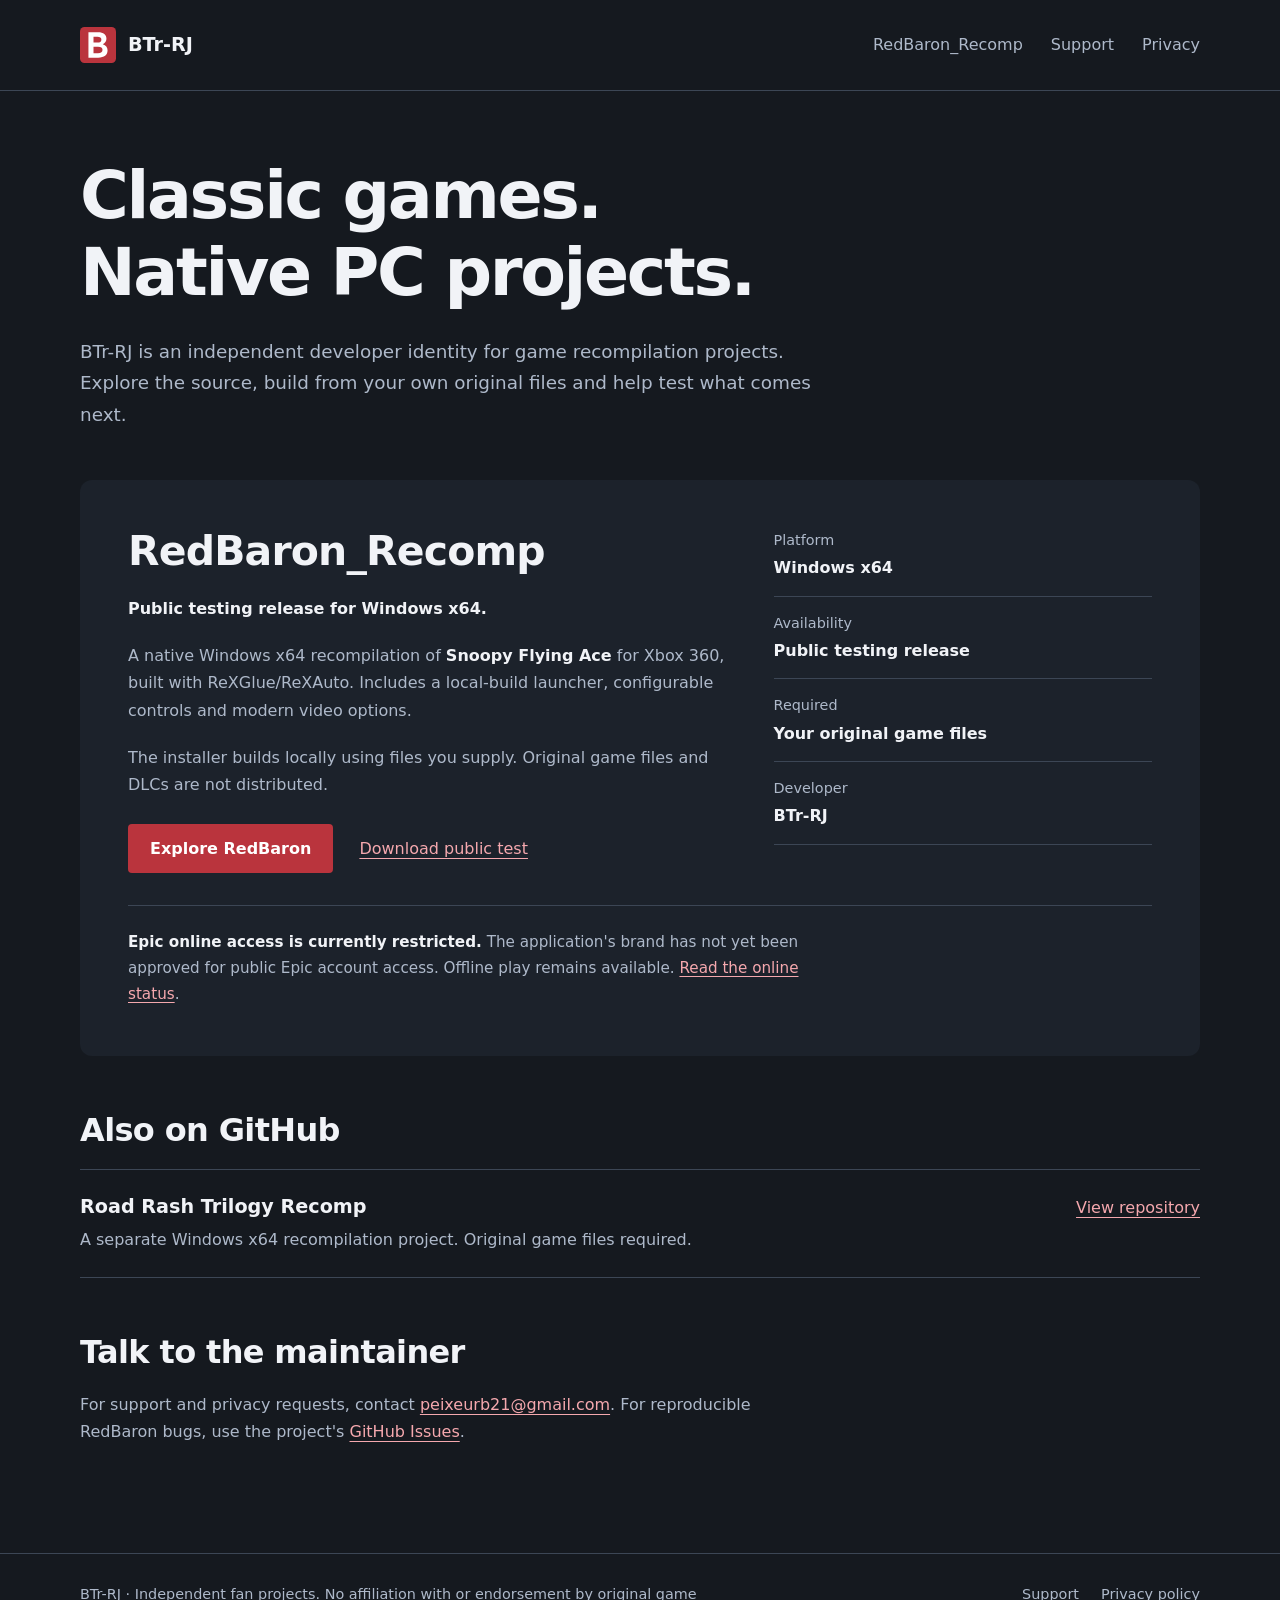
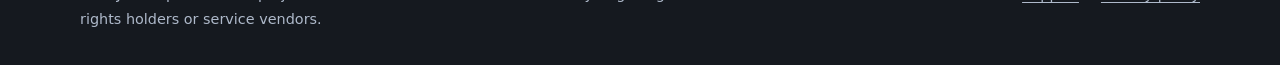
<file: docs/index.html>
<!doctype html>
<html lang="en">
<head>
  <meta charset="utf-8">
  <meta name="viewport" content="width=device-width, initial-scale=1">
  <meta name="description" content="Independent game recompilation projects by BTr-RJ. Find RedBaron_Recomp downloads, installation guidance, support and privacy information.">
  <meta name="theme-color" content="#15191f">
  <title>BTr-RJ — Independent game recompilation projects</title>
  <link rel="canonical" href="https://btr-recomps.com.br/">
  <link rel="icon" type="image/svg+xml" href="assets/mark.svg">
  <link rel="stylesheet" href="site.css">
  <meta property="og:title" content="BTr-RJ — Independent game recompilation projects">
  <meta property="og:description" content="RedBaron_Recomp: a native Windows x64 fan project. Original game files required. Downloads, support and privacy information.">
  <meta property="og:type" content="website">
  <meta property="og:url" content="https://btr-recomps.com.br/">
</head>
<body>
  <a class="skip" href="#main">Skip to content</a>
  <header class="masthead"><div class="shell">
    <a class="brand" href="./" aria-label="BTr-RJ home"><img src="assets/mark.svg" width="36" height="36" alt="">BTr-RJ</a>
    <nav aria-label="Main navigation"><a href="redbaron/">RedBaron_Recomp</a><a href="support/">Support</a><a href="privacy/">Privacy</a></nav>
  </div></header>
  <main class="shell" id="main">
    <div class="intro">
      <h1>Classic games.<br>Native PC projects.</h1>
      <p>BTr-RJ is an independent developer identity for game recompilation projects. Explore the source, build from your own original files and help test what comes next.</p>
    </div>
    <section class="project" aria-labelledby="redbaron-title">
      <div class="project-grid">
        <div><h2 id="redbaron-title">RedBaron_Recomp</h2>
          <p><strong>Public testing release for Windows x64.</strong></p>
          <p>A native Windows x64 recompilation of <strong>Snoopy Flying Ace</strong> for Xbox 360, built with ReXGlue/ReXAuto. Includes a local-build launcher, configurable controls and modern video options.</p>
          <p>The installer builds locally using files you supply. Original game files and DLCs are not distributed.</p>
          <div class="actions"><a class="button" href="redbaron/">Explore RedBaron</a><a href="https://github.com/BTr-RJ/RedBaron_Recomp/releases">Download public test</a></div>
        </div>
        <dl class="facts"><div><dt>Platform</dt><dd>Windows x64</dd></div><div><dt>Availability</dt><dd>Public testing release</dd></div><div><dt>Required</dt><dd>Your original game files</dd></div><div><dt>Developer</dt><dd>BTr-RJ</dd></div></dl>
      </div>
      <div class="notice"><p><strong>Epic online access is currently restricted.</strong> The application's brand has not yet been approved for public Epic account access. Offline play remains available. <a href="redbaron/#online">Read the online status</a>.</p></div>
    </section>
    <section class="section" aria-labelledby="other-projects"><h2 id="other-projects">Also on GitHub</h2>
      <div class="project-row"><div><h3>Road Rash Trilogy Recomp</h3><p>A separate Windows x64 recompilation project. Original game files required.</p></div><a href="https://github.com/BTr-RJ/RoadRashTrilogy_Recomp">View repository</a></div>
    </section>
    <section class="section" aria-labelledby="get-in-touch"><h2 id="get-in-touch">Talk to the maintainer</h2><p>For support and privacy requests, contact <a href="mailto:peixeurb21@gmail.com">peixeurb21@gmail.com</a>. For reproducible RedBaron bugs, use the project's <a href="https://github.com/BTr-RJ/RedBaron_Recomp/issues">GitHub Issues</a>.</p></section>
  </main>
  <footer class="foot"><div class="shell"><p>BTr-RJ · Independent fan projects. No affiliation with or endorsement by original game rights holders or service vendors.</p><div class="foot-links"><a href="support/">Support</a><a href="privacy/">Privacy policy</a></div></div></footer>
</body></html>
</file>
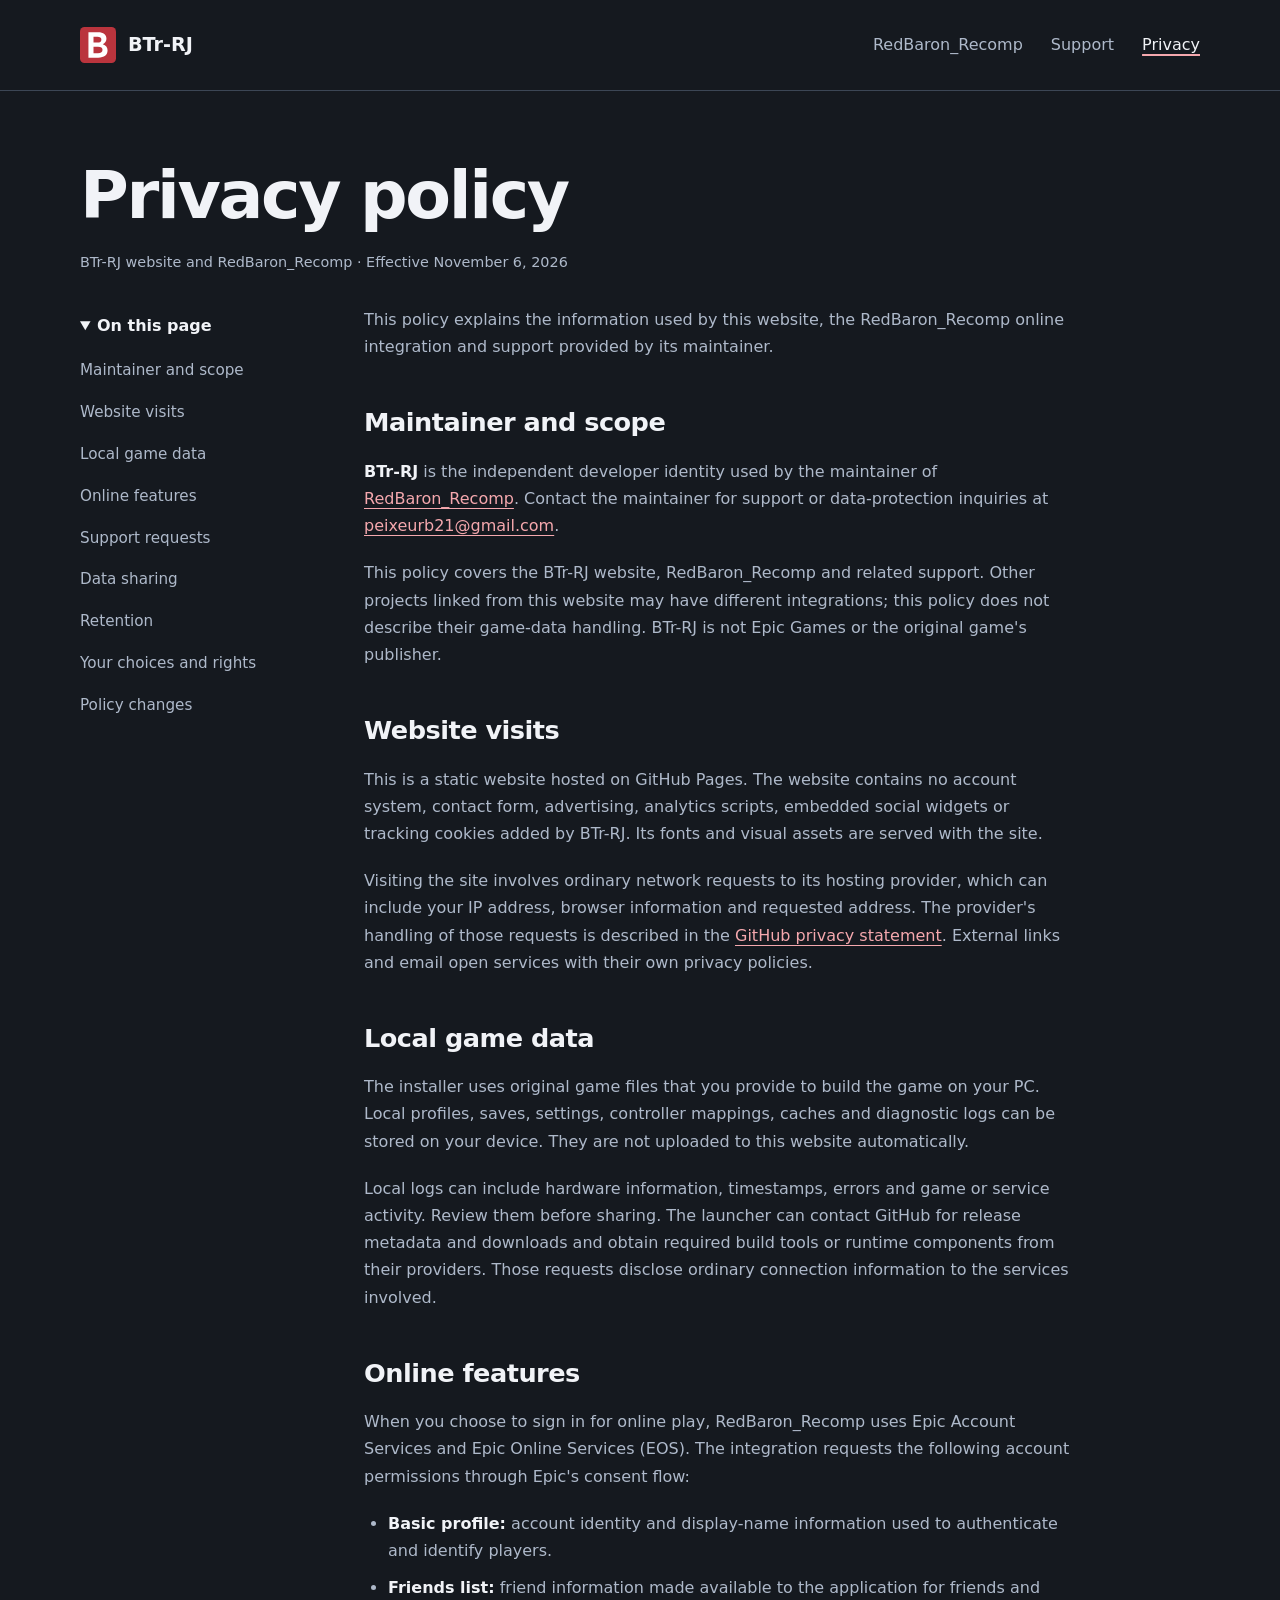
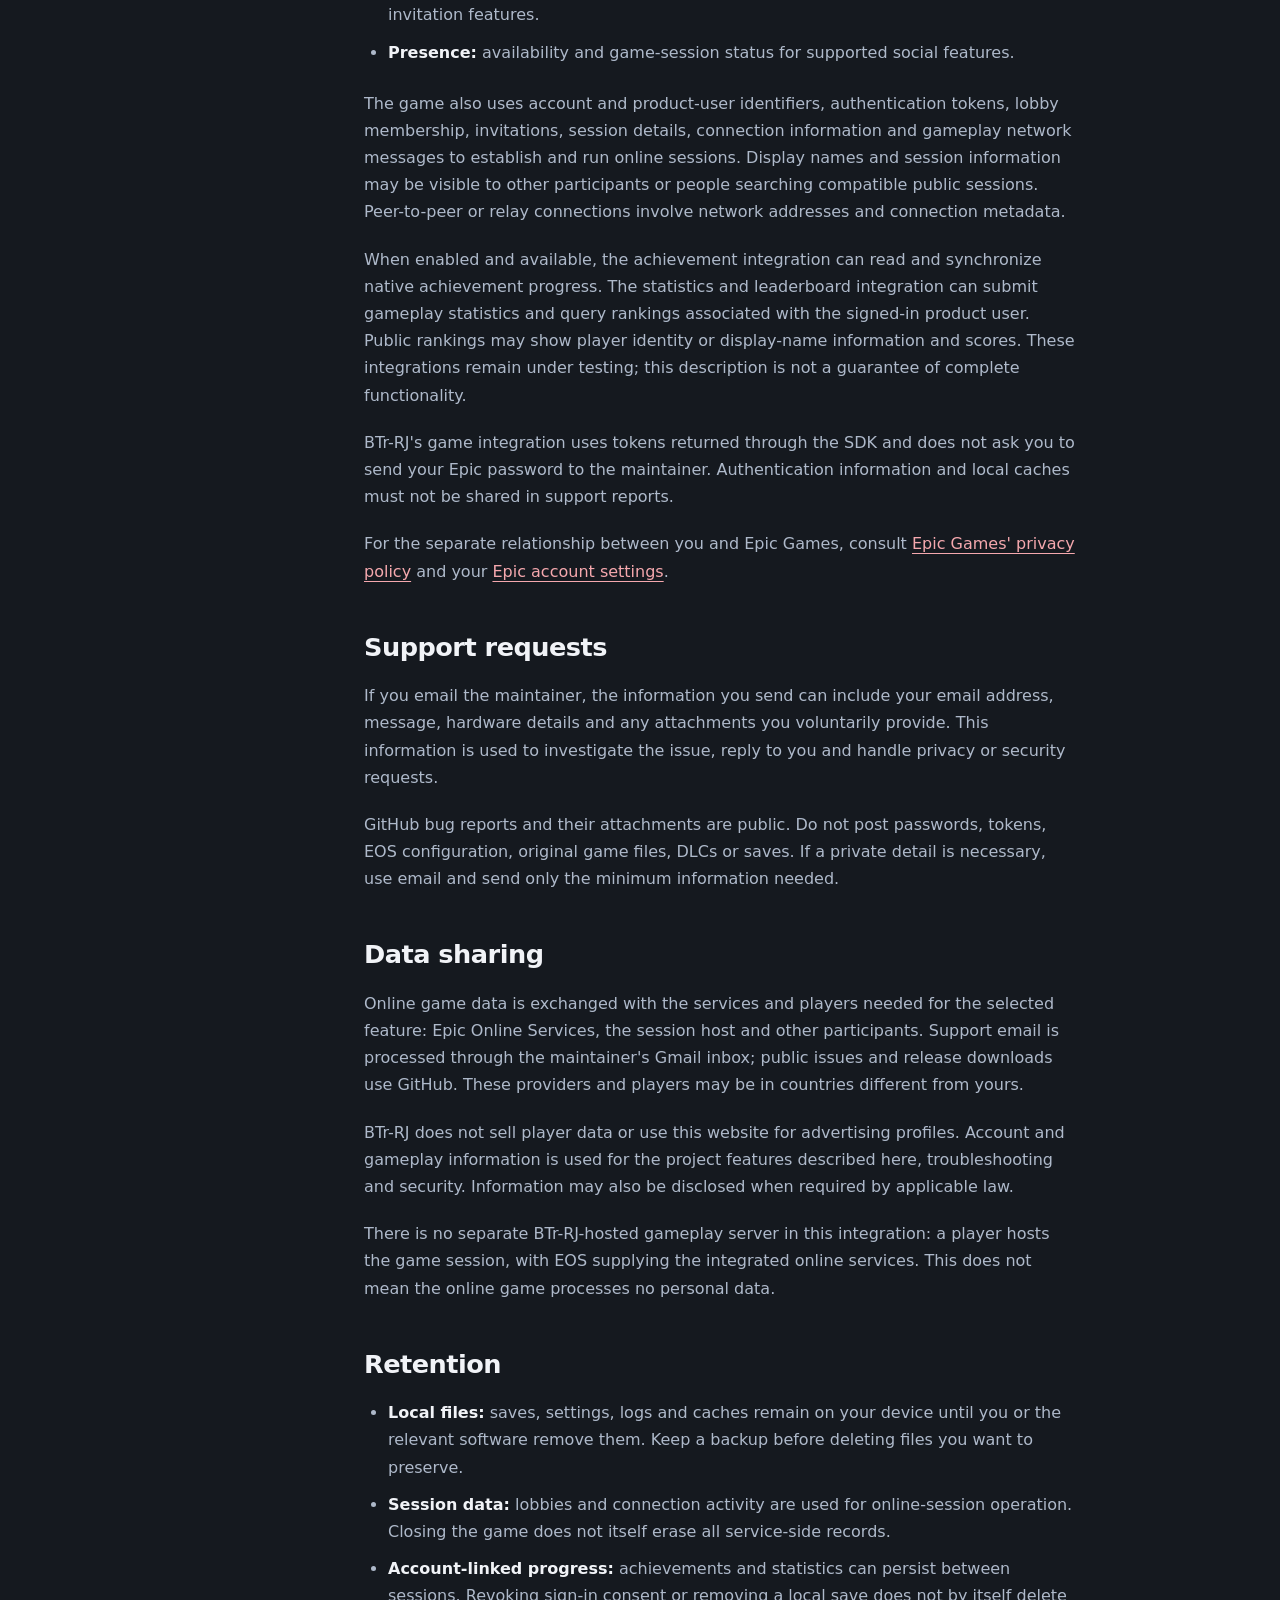
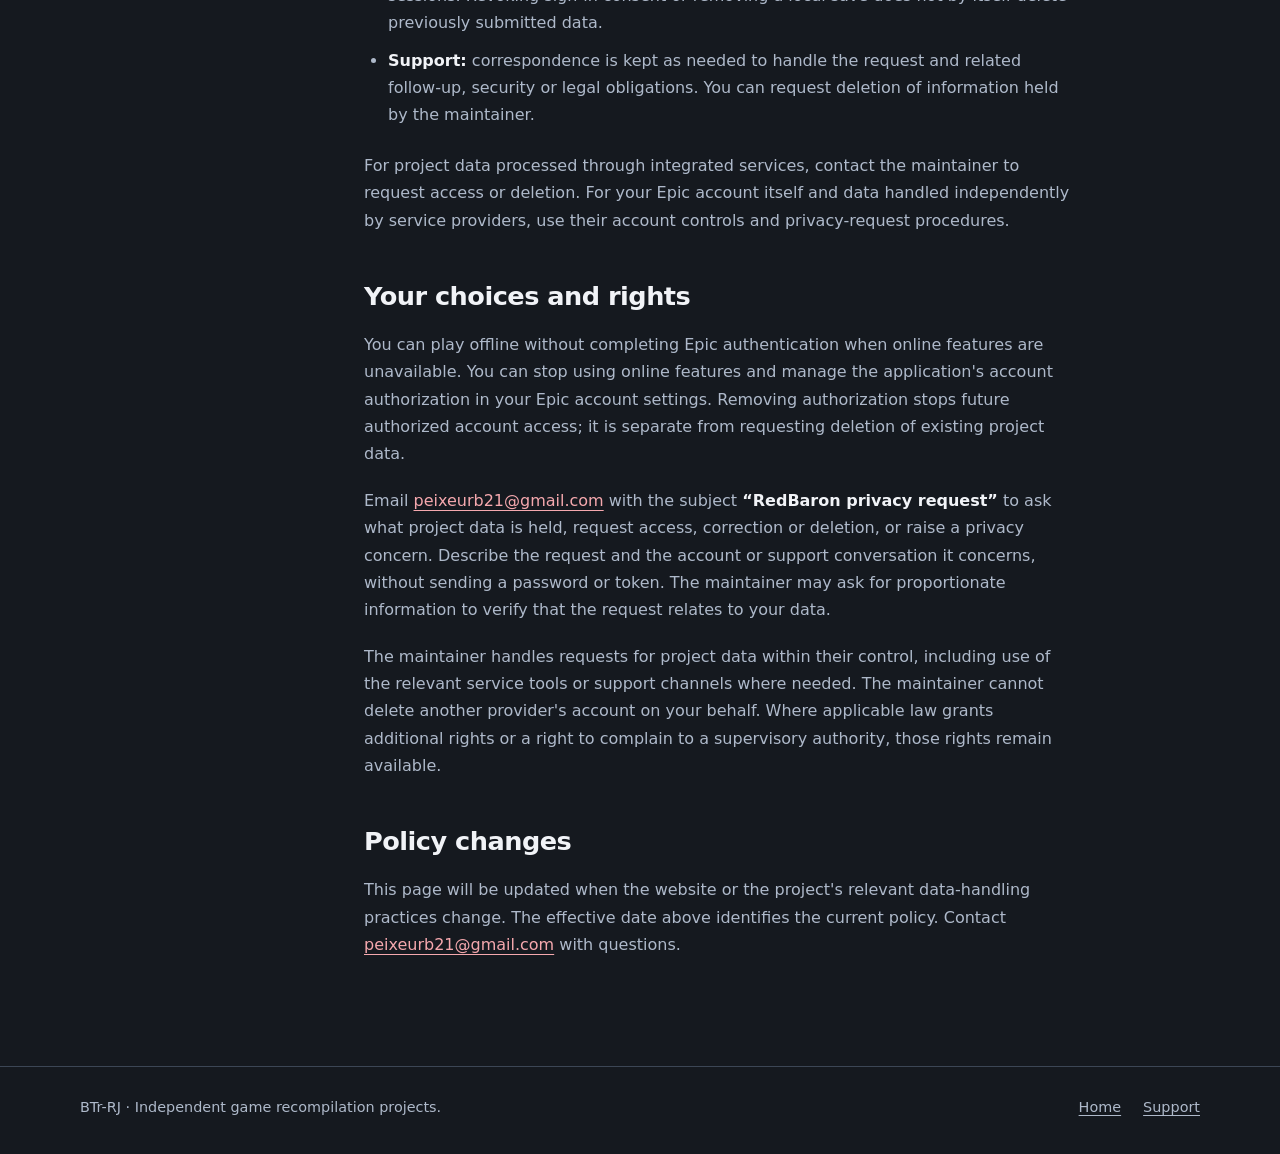
<file: docs/privacy/index.html>
<!doctype html>
<html lang="en">
<head><meta charset="utf-8"><meta name="viewport" content="width=device-width, initial-scale=1"><meta name="description" content="How BTr-RJ handles website, RedBaron_Recomp online and support data, including retention, sharing, consent and deletion requests."><meta name="theme-color" content="#15191f"><title>Privacy policy — BTr-RJ and RedBaron_Recomp</title><link rel="canonical" href="https://btr-recomps.com.br/privacy/"><link rel="icon" type="image/svg+xml" href="../assets/mark.svg"><link rel="stylesheet" href="../site.css"></head>
<body><a class="skip" href="#main">Skip to content</a><header class="masthead"><div class="shell"><a class="brand" href="../" aria-label="BTr-RJ home"><img src="../assets/mark.svg" width="36" height="36" alt="">BTr-RJ</a><nav aria-label="Main navigation"><a href="../redbaron/">RedBaron_Recomp</a><a href="../support/">Support</a><a href="./" aria-current="page">Privacy</a></nav></div></header>
<main class="shell" id="main"><h1>Privacy policy</h1><p class="updated">BTr-RJ website and RedBaron_Recomp · Effective November 6, 2026</p>
<div class="policy-layout"><details class="contents" open><summary>On this page</summary><ul><li><a href="#maintainer">Maintainer and scope</a></li><li><a href="#website">Website visits</a></li><li><a href="#local">Local game data</a></li><li><a href="#online">Online features</a></li><li><a href="#support">Support requests</a></li><li><a href="#sharing">Data sharing</a></li><li><a href="#retention">Retention</a></li><li><a href="#rights">Your choices and rights</a></li><li><a href="#changes">Policy changes</a></li></ul></details>
<article class="reading"><p>This policy explains the information used by this website, the RedBaron_Recomp online integration and support provided by its maintainer.</p>
<h2 id="maintainer">Maintainer and scope</h2><p><strong>BTr-RJ</strong> is the independent developer identity used by the maintainer of <a href="https://github.com/BTr-RJ/RedBaron_Recomp">RedBaron_Recomp</a>. Contact the maintainer for support or data-protection inquiries at <a href="mailto:peixeurb21@gmail.com">peixeurb21@gmail.com</a>.</p><p>This policy covers the BTr-RJ website, RedBaron_Recomp and related support. Other projects linked from this website may have different integrations; this policy does not describe their game-data handling. BTr-RJ is not Epic Games or the original game's publisher.</p>
<h2 id="website">Website visits</h2><p>This is a static website hosted on GitHub Pages. The website contains no account system, contact form, advertising, analytics scripts, embedded social widgets or tracking cookies added by BTr-RJ. Its fonts and visual assets are served with the site.</p><p>Visiting the site involves ordinary network requests to its hosting provider, which can include your IP address, browser information and requested address. The provider's handling of those requests is described in the <a href="https://docs.github.com/en/site-policy/privacy-policies/github-general-privacy-statement">GitHub privacy statement</a>. External links and email open services with their own privacy policies.</p>
<h2 id="local">Local game data</h2><p>The installer uses original game files that you provide to build the game on your PC. Local profiles, saves, settings, controller mappings, caches and diagnostic logs can be stored on your device. They are not uploaded to this website automatically.</p><p>Local logs can include hardware information, timestamps, errors and game or service activity. Review them before sharing. The launcher can contact GitHub for release metadata and downloads and obtain required build tools or runtime components from their providers. Those requests disclose ordinary connection information to the services involved.</p>
<h2 id="online">Online features</h2><p>When you choose to sign in for online play, RedBaron_Recomp uses Epic Account Services and Epic Online Services (EOS). The integration requests the following account permissions through Epic's consent flow:</p><ul><li><strong>Basic profile:</strong> account identity and display-name information used to authenticate and identify players.</li><li><strong>Friends list:</strong> friend information made available to the application for friends and invitation features.</li><li><strong>Presence:</strong> availability and game-session status for supported social features.</li></ul><p>The game also uses account and product-user identifiers, authentication tokens, lobby membership, invitations, session details, connection information and gameplay network messages to establish and run online sessions. Display names and session information may be visible to other participants or people searching compatible public sessions. Peer-to-peer or relay connections involve network addresses and connection metadata.</p><p>When enabled and available, the achievement integration can read and synchronize native achievement progress. The statistics and leaderboard integration can submit gameplay statistics and query rankings associated with the signed-in product user. Public rankings may show player identity or display-name information and scores. These integrations remain under testing; this description is not a guarantee of complete functionality.</p><p>BTr-RJ's game integration uses tokens returned through the SDK and does not ask you to send your Epic password to the maintainer. Authentication information and local caches must not be shared in support reports.</p><p>For the separate relationship between you and Epic Games, consult <a href="https://www.epicgames.com/privacypolicy">Epic Games' privacy policy</a> and your <a href="https://www.epicgames.com/account">Epic account settings</a>.</p>
<h2 id="support">Support requests</h2><p>If you email the maintainer, the information you send can include your email address, message, hardware details and any attachments you voluntarily provide. This information is used to investigate the issue, reply to you and handle privacy or security requests.</p><p>GitHub bug reports and their attachments are public. Do not post passwords, tokens, EOS configuration, original game files, DLCs or saves. If a private detail is necessary, use email and send only the minimum information needed.</p>
<h2 id="sharing">Data sharing</h2><p>Online game data is exchanged with the services and players needed for the selected feature: Epic Online Services, the session host and other participants. Support email is processed through the maintainer's Gmail inbox; public issues and release downloads use GitHub. These providers and players may be in countries different from yours.</p><p>BTr-RJ does not sell player data or use this website for advertising profiles. Account and gameplay information is used for the project features described here, troubleshooting and security. Information may also be disclosed when required by applicable law.</p><p>There is no separate BTr-RJ-hosted gameplay server in this integration: a player hosts the game session, with EOS supplying the integrated online services. This does not mean the online game processes no personal data.</p>
<h2 id="retention">Retention</h2><ul><li><strong>Local files:</strong> saves, settings, logs and caches remain on your device until you or the relevant software remove them. Keep a backup before deleting files you want to preserve.</li><li><strong>Session data:</strong> lobbies and connection activity are used for online-session operation. Closing the game does not itself erase all service-side records.</li><li><strong>Account-linked progress:</strong> achievements and statistics can persist between sessions. Revoking sign-in consent or removing a local save does not by itself delete previously submitted data.</li><li><strong>Support:</strong> correspondence is kept as needed to handle the request and related follow-up, security or legal obligations. You can request deletion of information held by the maintainer.</li></ul><p>For project data processed through integrated services, contact the maintainer to request access or deletion. For your Epic account itself and data handled independently by service providers, use their account controls and privacy-request procedures.</p>
<h2 id="rights">Your choices and rights</h2><p>You can play offline without completing Epic authentication when online features are unavailable. You can stop using online features and manage the application's account authorization in your Epic account settings. Removing authorization stops future authorized account access; it is separate from requesting deletion of existing project data.</p><p>Email <a href="mailto:peixeurb21@gmail.com?subject=RedBaron%20privacy%20request">peixeurb21@gmail.com</a> with the subject <strong>“RedBaron privacy request”</strong> to ask what project data is held, request access, correction or deletion, or raise a privacy concern. Describe the request and the account or support conversation it concerns, without sending a password or token. The maintainer may ask for proportionate information to verify that the request relates to your data.</p><p>The maintainer handles requests for project data within their control, including use of the relevant service tools or support channels where needed. The maintainer cannot delete another provider's account on your behalf. Where applicable law grants additional rights or a right to complain to a supervisory authority, those rights remain available.</p>
<h2 id="changes">Policy changes</h2><p>This page will be updated when the website or the project's relevant data-handling practices change. The effective date above identifies the current policy. Contact <a href="mailto:peixeurb21@gmail.com">peixeurb21@gmail.com</a> with questions.</p>
</article></div></main>
<footer class="foot"><div class="shell"><p>BTr-RJ · Independent game recompilation projects.</p><div class="foot-links"><a href="../">Home</a><a href="../support/">Support</a></div></div></footer></body></html>
</file>
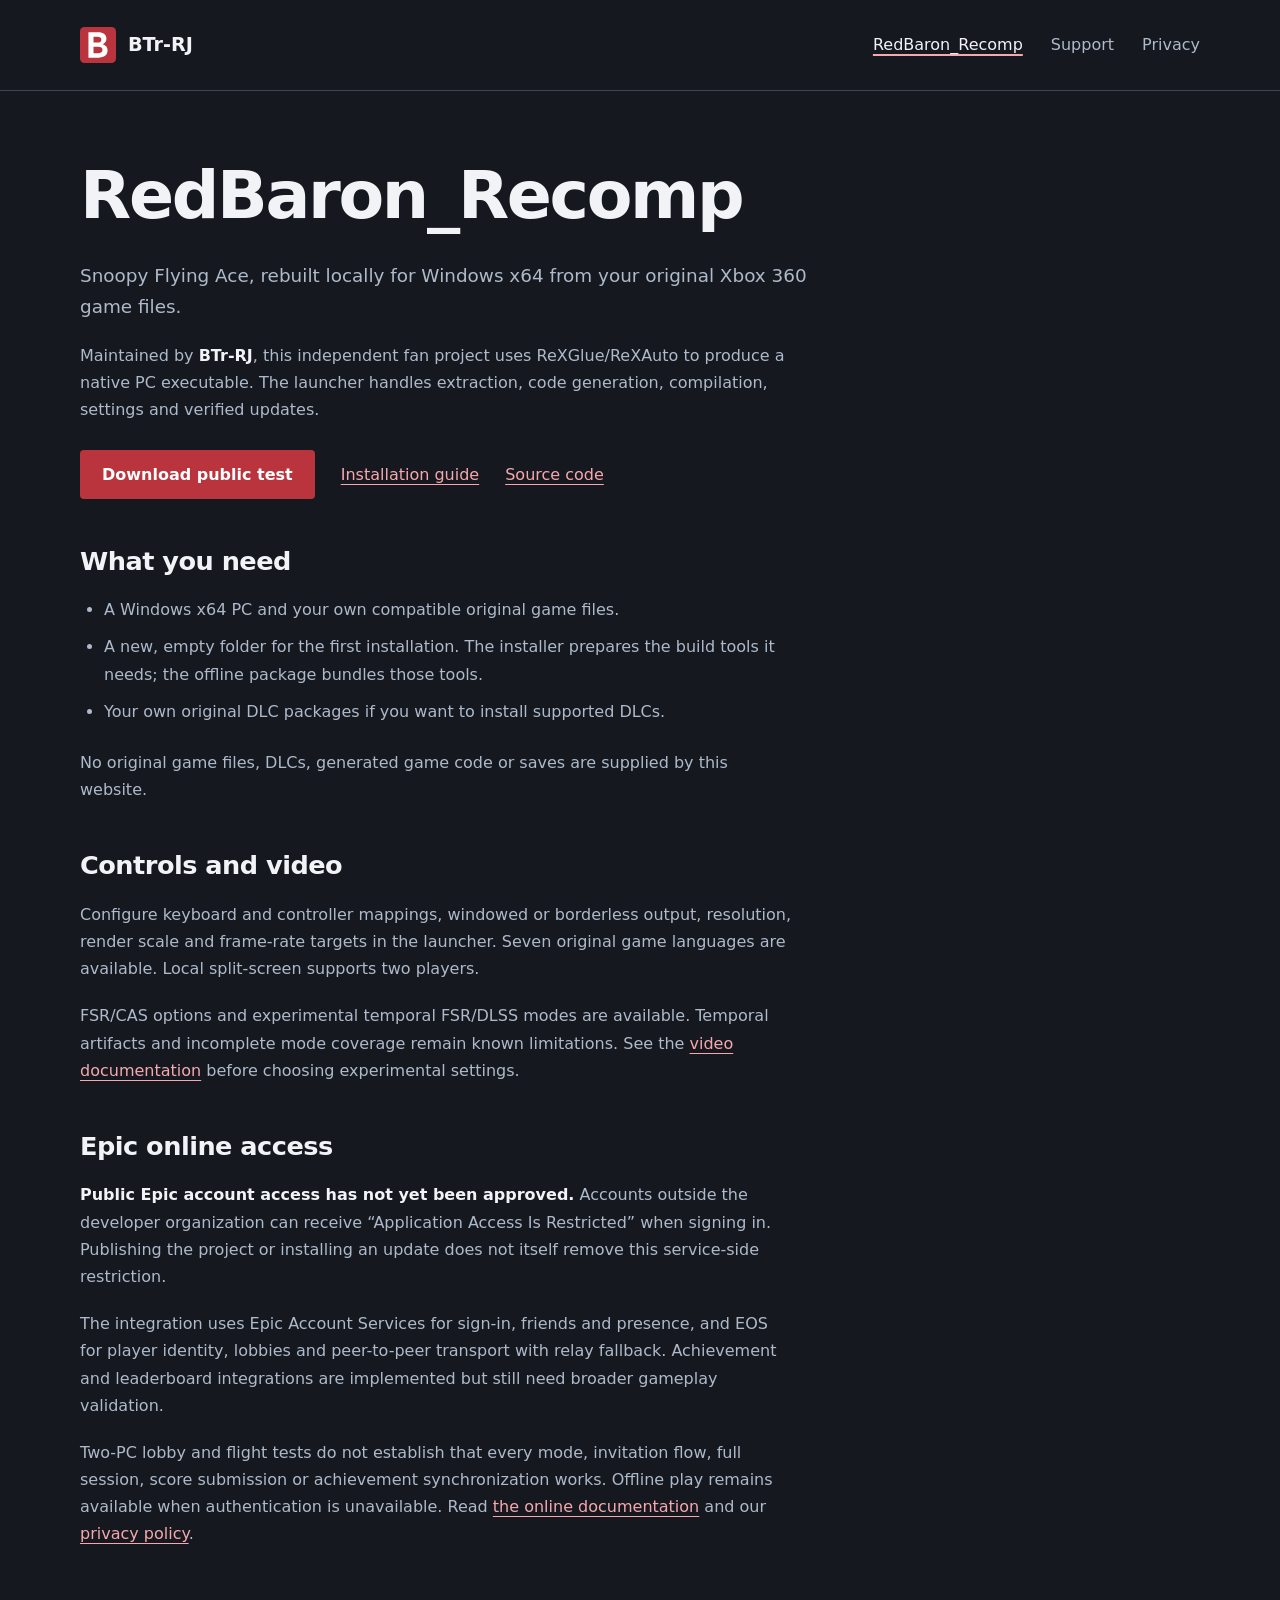
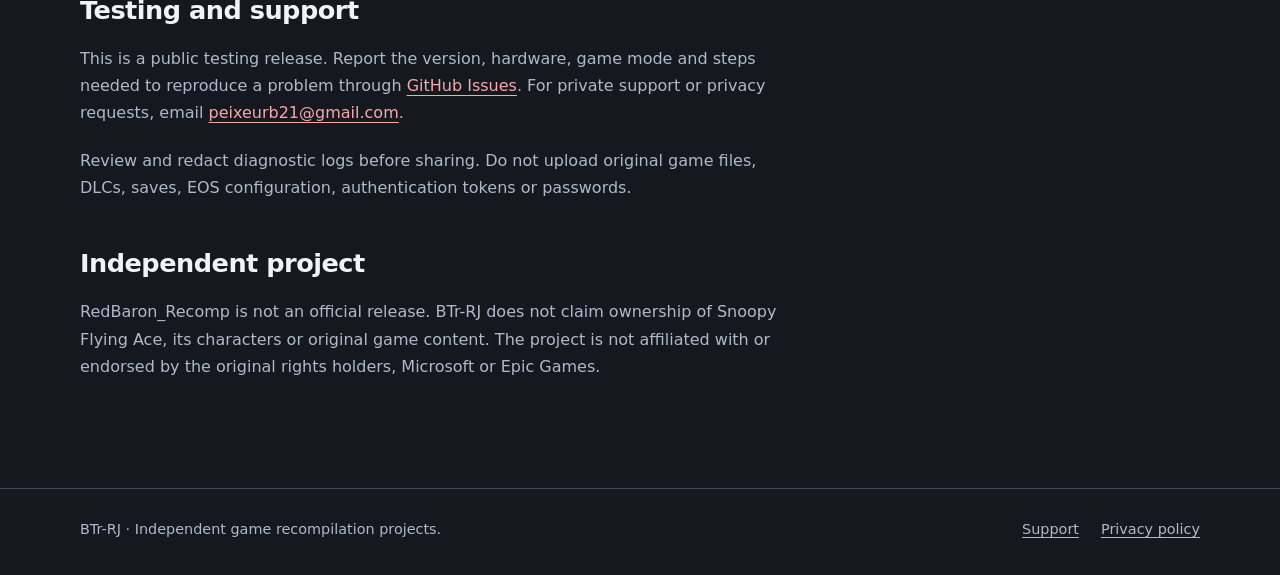
<file: docs/redbaron/index.html>
<!doctype html>
<html lang="en">
<head>
  <meta charset="utf-8"><meta name="viewport" content="width=device-width, initial-scale=1">
  <meta name="description" content="RedBaron_Recomp by BTr-RJ: a native Windows x64 recompilation of Snoopy Flying Ace. Downloads, requirements, online status and support.">
  <meta name="theme-color" content="#15191f"><title>RedBaron_Recomp — BTr-RJ</title>
  <link rel="canonical" href="https://btr-recomps.com.br/redbaron/"><link rel="icon" type="image/svg+xml" href="../assets/mark.svg"><link rel="stylesheet" href="../site.css">
  <meta property="og:title" content="RedBaron_Recomp — BTr-RJ"><meta property="og:description" content="Native Windows x64 fan recompilation of Snoopy Flying Ace. Public test; original game files required."><meta property="og:type" content="website"><meta property="og:url" content="https://btr-recomps.com.br/redbaron/">
</head>
<body>
  <a class="skip" href="#main">Skip to content</a>
  <header class="masthead"><div class="shell"><a class="brand" href="../" aria-label="BTr-RJ home"><img src="../assets/mark.svg" width="36" height="36" alt="">BTr-RJ</a><nav aria-label="Main navigation"><a href="./" aria-current="page">RedBaron_Recomp</a><a href="../support/">Support</a><a href="../privacy/">Privacy</a></nav></div></header>
  <main class="shell" id="main"><article class="reading">
    <h1>RedBaron_<wbr>Recomp</h1>
    <p class="lead">Snoopy Flying Ace, rebuilt locally for Windows x64 from your original Xbox 360 game files.</p>
    <p>Maintained by <strong>BTr-RJ</strong>, this independent fan project uses ReXGlue/ReXAuto to produce a native PC executable. The launcher handles extraction, code generation, compilation, settings and verified updates.</p>
    <div class="actions"><a class="button" href="https://github.com/BTr-RJ/RedBaron_Recomp/releases">Download public test</a><a href="https://github.com/BTr-RJ/RedBaron_Recomp/blob/main/docs/INSTALLATION.md">Installation guide</a><a href="https://github.com/BTr-RJ/RedBaron_Recomp">Source code</a></div>
    <h2>What you need</h2>
    <ul><li>A Windows x64 PC and your own compatible original game files.</li><li>A new, empty folder for the first installation. The installer prepares the build tools it needs; the offline package bundles those tools.</li><li>Your own original DLC packages if you want to install supported DLCs.</li></ul>
    <p>No original game files, DLCs, generated game code or saves are supplied by this website.</p>
    <h2>Controls and video</h2>
    <p>Configure keyboard and controller mappings, windowed or borderless output, resolution, render scale and frame-rate targets in the launcher. Seven original game languages are available. Local split-screen supports two players.</p>
    <p>FSR/CAS options and experimental temporal FSR/DLSS modes are available. Temporal artifacts and incomplete mode coverage remain known limitations. See the <a href="https://github.com/BTr-RJ/RedBaron_Recomp/blob/main/docs/VIDEO.md">video documentation</a> before choosing experimental settings.</p>
    <h2 id="online">Epic online access</h2>
    <p><strong>Public Epic account access has not yet been approved.</strong> Accounts outside the developer organization can receive “Application Access Is Restricted” when signing in. Publishing the project or installing an update does not itself remove this service-side restriction.</p>
    <p>The integration uses Epic Account Services for sign-in, friends and presence, and EOS for player identity, lobbies and peer-to-peer transport with relay fallback. Achievement and leaderboard integrations are implemented but still need broader gameplay validation.</p>
    <p>Two-PC lobby and flight tests do not establish that every mode, invitation flow, full session, score submission or achievement synchronization works. Offline play remains available when authentication is unavailable. Read <a href="https://github.com/BTr-RJ/RedBaron_Recomp/blob/main/docs/EOS.md">the online documentation</a> and our <a href="../privacy/">privacy policy</a>.</p>
    <h2>Testing and support</h2>
    <p>This is a public testing release. Report the version, hardware, game mode and steps needed to reproduce a problem through <a href="https://github.com/BTr-RJ/RedBaron_Recomp/issues">GitHub Issues</a>. For private support or privacy requests, email <a href="mailto:peixeurb21@gmail.com">peixeurb21@gmail.com</a>.</p>
    <p>Review and redact diagnostic logs before sharing. Do not upload original game files, DLCs, saves, EOS configuration, authentication tokens or passwords.</p>
    <h2>Independent project</h2>
    <p>RedBaron_Recomp is not an official release. BTr-RJ does not claim ownership of Snoopy Flying Ace, its characters or original game content. The project is not affiliated with or endorsed by the original rights holders, Microsoft or Epic Games.</p>
  </article></main>
  <footer class="foot"><div class="shell"><p>BTr-RJ · Independent game recompilation projects.</p><div class="foot-links"><a href="../support/">Support</a><a href="../privacy/">Privacy policy</a></div></div></footer>
</body></html>
</file>
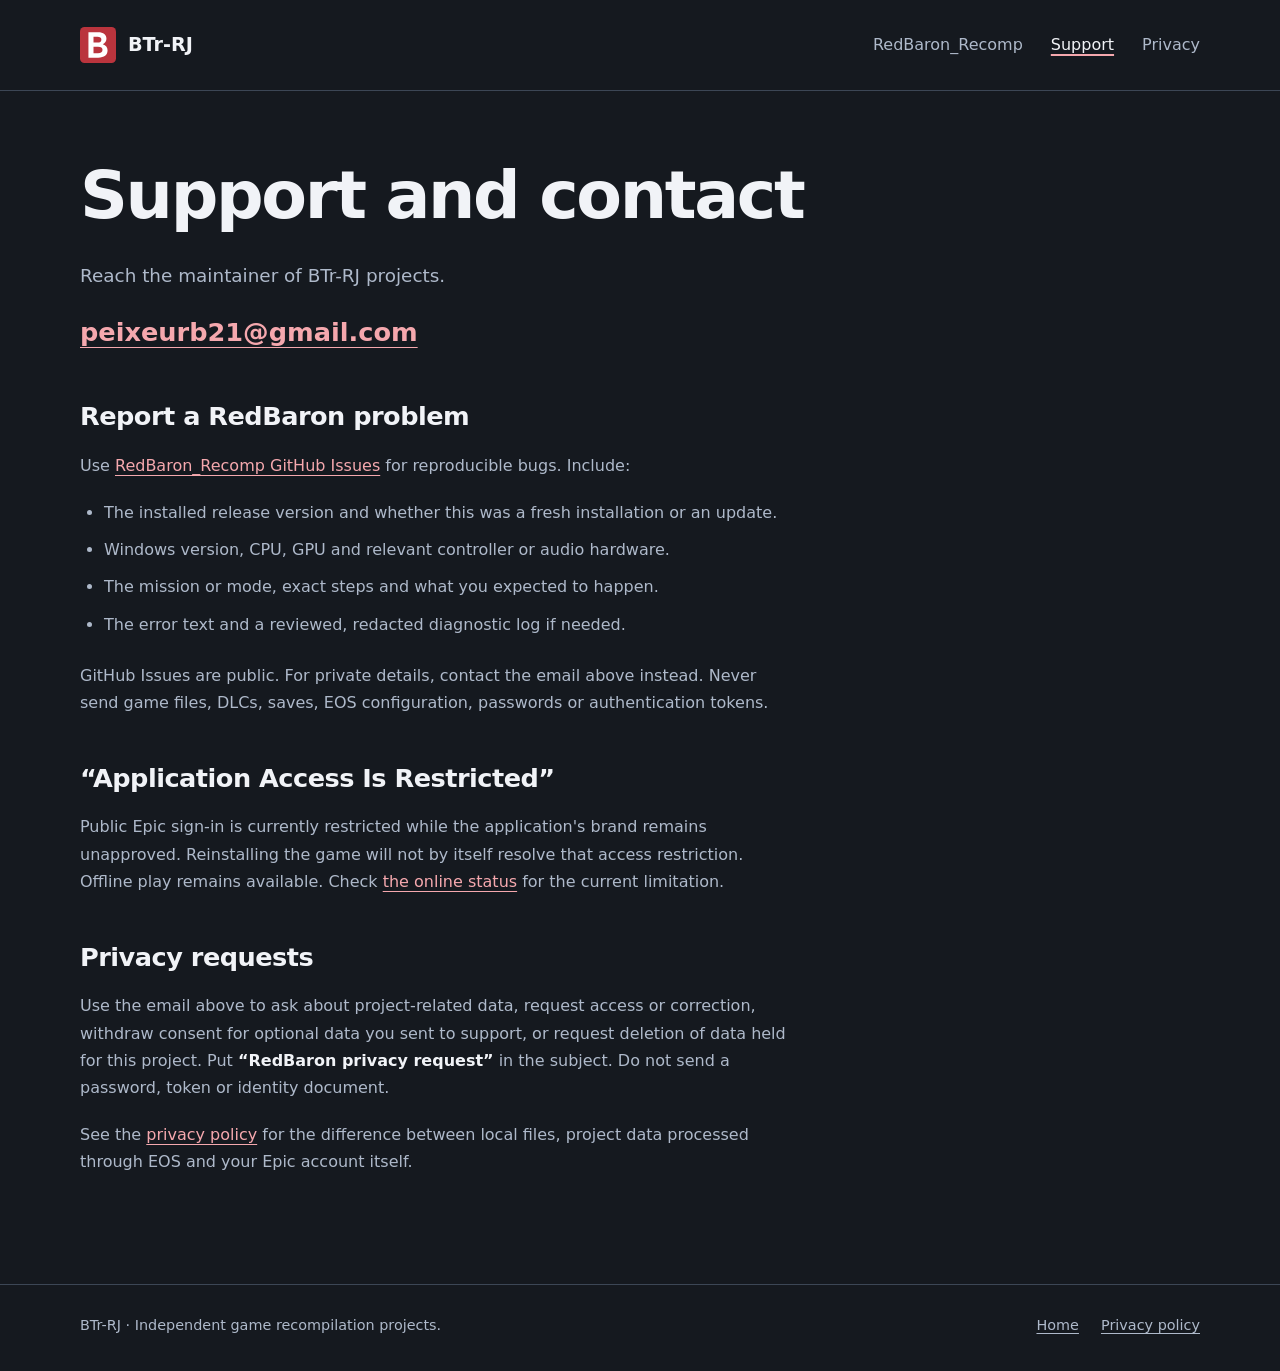
<file: docs/support/index.html>
<!doctype html>
<html lang="en">
<head><meta charset="utf-8"><meta name="viewport" content="width=device-width, initial-scale=1"><meta name="description" content="Contact BTr-RJ for RedBaron_Recomp support, bug reports and privacy requests."><meta name="theme-color" content="#15191f"><title>Support and contact — BTr-RJ</title><link rel="canonical" href="https://btr-recomps.com.br/support/"><link rel="icon" type="image/svg+xml" href="../assets/mark.svg"><link rel="stylesheet" href="../site.css"></head>
<body><a class="skip" href="#main">Skip to content</a><header class="masthead"><div class="shell"><a class="brand" href="../" aria-label="BTr-RJ home"><img src="../assets/mark.svg" width="36" height="36" alt="">BTr-RJ</a><nav aria-label="Main navigation"><a href="../redbaron/">RedBaron_Recomp</a><a href="./" aria-current="page">Support</a><a href="../privacy/">Privacy</a></nav></div></header>
<main class="shell" id="main"><article class="reading"><h1>Support and contact</h1><p class="lead">Reach the maintainer of BTr-RJ projects.</p><p class="contact"><a href="mailto:peixeurb21@gmail.com">peixeurb21@gmail.com</a></p>
<h2>Report a RedBaron problem</h2><p>Use <a href="https://github.com/BTr-RJ/RedBaron_Recomp/issues">RedBaron_Recomp GitHub Issues</a> for reproducible bugs. Include:</p><ul><li>The installed release version and whether this was a fresh installation or an update.</li><li>Windows version, CPU, GPU and relevant controller or audio hardware.</li><li>The mission or mode, exact steps and what you expected to happen.</li><li>The error text and a reviewed, redacted diagnostic log if needed.</li></ul><p>GitHub Issues are public. For private details, contact the email above instead. Never send game files, DLCs, saves, EOS configuration, passwords or authentication tokens.</p>
<h2>“Application Access Is Restricted”</h2><p>Public Epic sign-in is currently restricted while the application's brand remains unapproved. Reinstalling the game will not by itself resolve that access restriction. Offline play remains available. Check <a href="../redbaron/#online">the online status</a> for the current limitation.</p>
<h2>Privacy requests</h2><p>Use the email above to ask about project-related data, request access or correction, withdraw consent for optional data you sent to support, or request deletion of data held for this project. Put <strong>“RedBaron privacy request”</strong> in the subject. Do not send a password, token or identity document.</p><p>See the <a href="../privacy/#rights">privacy policy</a> for the difference between local files, project data processed through EOS and your Epic account itself.</p></article></main>
<footer class="foot"><div class="shell"><p>BTr-RJ · Independent game recompilation projects.</p><div class="foot-links"><a href="../">Home</a><a href="../privacy/">Privacy policy</a></div></div></footer></body></html>
</file>
<file: docs/site.css>
:root {
  color-scheme: dark;
  --bg: #15191f;
  --surface: #1c222b;
  --text: #f1f3f7;
  --muted: #aeb9ca;
  --line: #3c4655;
  --accent: #ba343d;
  --link: #f5a8ae;
  --focus: #ffcf86;
  font-family: "Segoe UI", system-ui, sans-serif;
  font-size: 100%;
  line-height: 1.7;
  background: var(--bg);
  color: var(--text);
  scrollbar-color: var(--line) var(--bg);
}
* { box-sizing: border-box; }
body { margin: 0; }
::selection { color: var(--text); background: #79333c; }
a { color: var(--link); text-underline-offset: .23em; text-decoration-thickness: 1px; }
a:hover { color: var(--text); }
a:focus-visible, summary:focus-visible { outline: 3px solid var(--focus); outline-offset: 5px; border-radius: 2px; }
img { display: block; max-width: 100%; }
.shell { width: min(1120px, calc(100% - 48px)); margin-inline: auto; }
.skip { position: fixed; top: -100px; left: 24px; z-index: 2; padding: 12px 20px; background: var(--text); color: var(--bg); }
.skip:focus { top: 12px; }
.masthead { border-bottom: 1px solid var(--line); }
.masthead .shell { display: flex; align-items: center; justify-content: space-between; gap: 24px; min-height: 90px; padding-block: 18px; }
.brand { display: inline-flex; align-items: center; gap: 12px; font-size: 1.2rem; font-weight: 700; text-decoration: none; color: var(--text); white-space: nowrap; }
.brand img { width: 36px; height: 36px; }
nav { display: flex; flex-wrap: wrap; gap: 12px 28px; }
nav a { color: var(--muted); text-decoration: none; padding-block: 6px; }
nav a[aria-current="page"] { color: var(--text); text-decoration: underline; text-decoration-color: var(--link); text-decoration-thickness: 2px; }
main { padding-block: 66px 88px; }
h1,h2,h3 { line-height: 1.15; text-wrap: balance; }
h1 { font-size: clamp(2.3rem, 5.2vw, 4.5rem); font-weight: 650; letter-spacing: -.035em; margin: 0 0 26px; }
h2 { font-size: clamp(1.5rem, 2.6vw, 2rem); font-weight: 650; letter-spacing: -.02em; margin: 0 0 20px; }
h3 { font-size: 1.2rem; margin: 30px 0 12px; }
p { margin: 0 0 20px; max-width: 70ch; }
ul,ol { max-width: 70ch; padding-left: 24px; margin: 0 0 24px; }
li + li { margin-top: 10px; }
.intro { max-width: 740px; margin-bottom: 50px; }
.intro p, .lead { color: var(--muted); font-size: 1.15rem; }
.intro h1 { max-width: 17ch; }
.project { background: var(--surface); padding: clamp(24px, 4vw, 48px); border-radius: 12px; }
.project-grid { display: grid; grid-template-columns: minmax(0, 1.6fr) minmax(220px, 1fr); gap: 40px; }
.project h2 { font-size: clamp(1.8rem, 3.2vw, 2.6rem); overflow-wrap: anywhere; }
.project p { color: var(--muted); }
.project p strong { color: var(--text); }
.actions { display: flex; flex-wrap: wrap; align-items: center; gap: 18px 26px; margin-top: 26px; }
.button { display: inline-flex; justify-content: center; align-items: center; min-height: 46px; padding: 11px 22px; border-radius: 4px; background: var(--accent); color: #fff; font-weight: 600; text-decoration: none; }
.button:hover { background: #9c2831; color: #fff; }
.facts { margin: 0; }
.facts > div { padding-block: 14px; border-bottom: 1px solid var(--line); }
.facts > div:first-child { padding-top: 0; }
.facts dt { font-size: .9rem; color: var(--muted); }
.facts dd { margin: 2px 0 0; font-weight: 600; }
.section { padding-top: 56px; }
.section > p { color: var(--muted); }
.notice { margin-top: 32px; padding-top: 24px; border-top: 1px solid var(--line); }
.notice p { font-size: .95rem; margin-bottom: 0; }
.notice strong { color: var(--text); }
.project-row { display: flex; align-items: baseline; justify-content: space-between; gap: 18px; border-block: 1px solid var(--line); padding-block: 24px; }
.project-row h3 { margin: 0 0 8px; }
.project-row p { color: var(--muted); margin: 0; }
.project-row > a { flex-shrink: 0; }
.reading { max-width: 74ch; }
.reading h2 { margin-top: 48px; font-size: 1.6rem; }
.reading h3 { margin-top: 32px; }
.reading p,.reading li { color: var(--muted); }
.reading strong { color: var(--text); }
.reading a { overflow-wrap: anywhere; }
.back { display: inline-block; margin-bottom: 26px; }
.updated { color: var(--muted); font-size: .9rem; margin-top: -10px; margin-bottom: 32px; }
.policy-layout { display: grid; grid-template-columns: 220px minmax(0, 1fr); gap: 64px; }
.contents { position: sticky; top: 28px; align-self: start; }
.contents summary { font-weight: 600; cursor: pointer; padding-block: 6px; }
.contents ul { padding: 10px 0 0; list-style: none; font-size: .95rem; }
.contents a { display: inline-block; padding-block: 3px; color: var(--muted); text-decoration: none; }
.contents a:hover { color: var(--text); text-decoration: underline; }
.policy-layout h2 { scroll-margin-top: 28px; }
.contact { font-size: clamp(1.15rem, 3vw, 1.6rem); font-weight: 600; overflow-wrap: anywhere; }
.foot { border-top: 1px solid var(--line); padding-block: 28px 34px; color: var(--muted); font-size: .9rem; }
.foot .shell { display: flex; flex-wrap: wrap; justify-content: space-between; gap: 24px; }
.foot p { margin: 0; max-width: 68ch; }
.foot-links { display: flex; gap: 22px; }
.foot a { color: var(--muted); }
@media (max-width: 760px) {
  .shell { width: calc(100% - 40px); }
  .masthead .shell { align-items: flex-start; flex-direction: column; gap: 14px; padding-block: 20px; }
  nav { gap: 6px 22px; }
  main { padding-block: 42px 60px; }
  .intro { margin-bottom: 34px; }
  .project-grid { grid-template-columns: 1fr; gap: 28px; }
  .facts > div { display: grid; grid-template-columns: 1fr 1.3fr; gap: 12px; padding-block: 12px; }
  .facts dd { margin: 0; }
  .project-row { flex-direction: column; }
  .policy-layout { grid-template-columns: 1fr; gap: 24px; }
  .contents { position: static; border-bottom: 1px solid var(--line); padding-bottom: 18px; }
  .contents ul { columns: 2; column-gap: 24px; }
  .contents li { break-inside: avoid; }
  .contents li + li { margin-top: 6px; }
  .section { padding-top: 42px; }
  .reading h2 { margin-top: 38px; }
}
@media (max-width: 380px) {
  .shell { width: calc(100% - 32px); }
  .project { padding: 22px; }
  .facts > div { grid-template-columns: 1fr; gap: 2px; }
  .contents ul { columns: 1; }
}
@media (prefers-reduced-motion: no-preference) {
  a { transition: color 140ms ease-out, background-color 140ms ease-out; }
}
@media print {
  :root { color-scheme: light; background: #fff; color: #111; --text: #111; --muted: #333; --link: #111; --bg: #fff; --surface: #fff; --line: #777; }
  .masthead,.contents,.foot,.skip { display: none; }
  .shell { width: 100%; }
  main { padding: 0; }
  .policy-layout { display: block; }
  a:hover { color: #111; }
  .button,.button:hover { background: #fff; color: #111; text-decoration: underline; }
}
</file>
